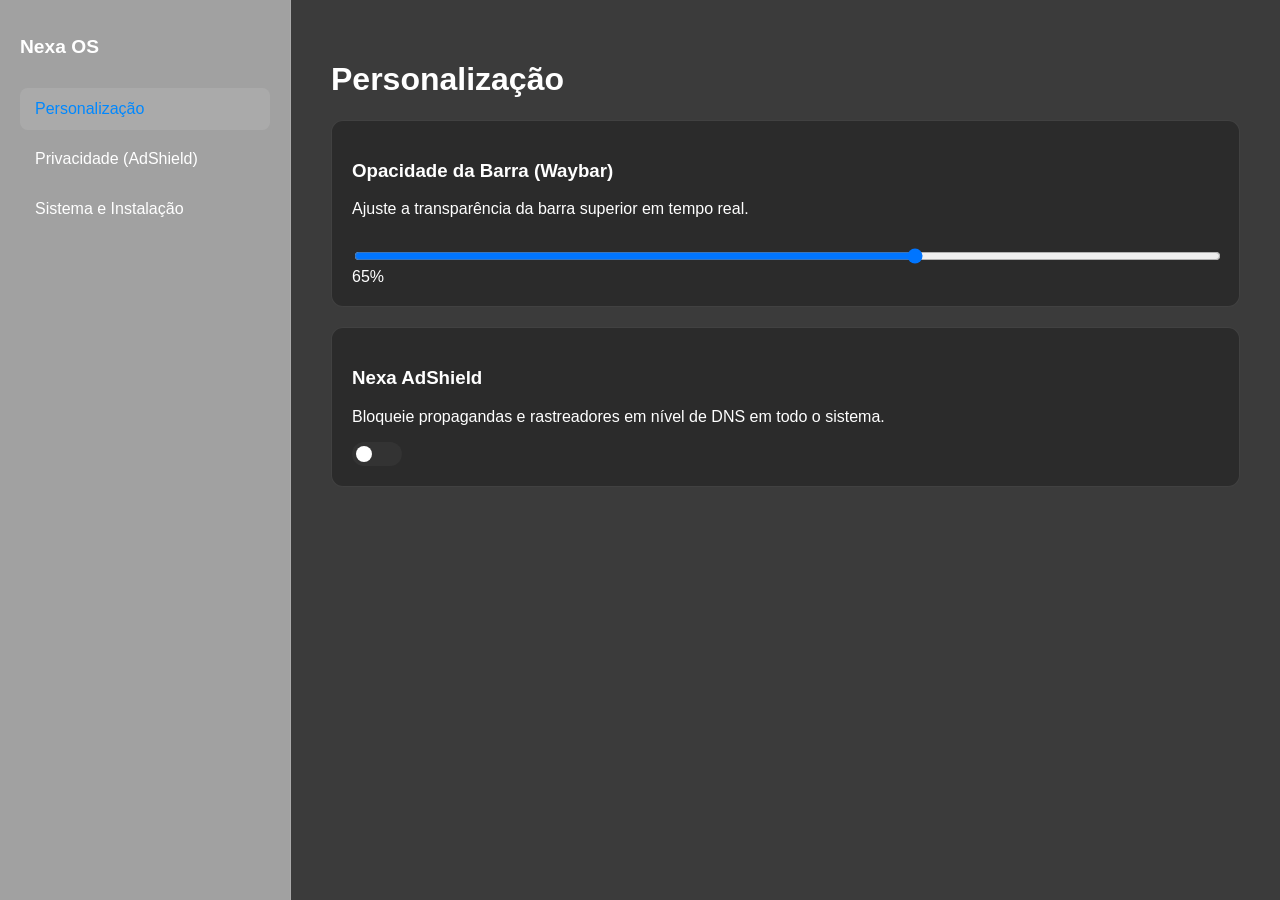
<file: nexa-profile/airootfs/usr/share/nexa-cc/index.html>
<!DOCTYPE html>
<html lang="pt-BR">
<head>
    <meta charset="UTF-8">
    <meta name="viewport" content="width=device-width, initial-scale=1.0">
    <title>Nexa Control Center</title>
    <style>
        :root {
            --glass-bg: rgba(20, 20, 20, 0.4);
            --glass-border: rgba(255, 255, 255, 0.1);
            --text-color: #ffffff;
            --accent: #0088ff;
        }
        body {
            margin: 0;
            padding: 0;
            font-family: 'Inter', sans-serif;
            background: transparent;
            color: var(--text-color);
            display: flex;
            height: 100vh;
        }
        .sidebar {
            width: 250px;
            background: var(--glass-bg);
            backdrop-filter: blur(20px);
            border-right: 1px solid var(--glass-border);
            padding: 20px;
        }
        .sidebar h2 {
            font-size: 1.2rem;
            margin-bottom: 30px;
            font-weight: 600;
        }
        .menu-item {
            padding: 12px 15px;
            margin-bottom: 8px;
            border-radius: 8px;
            cursor: pointer;
            transition: all 0.3s ease;
        }
        .menu-item:hover, .menu-item.active {
            background: rgba(255, 255, 255, 0.1);
            color: var(--accent);
        }
        .content {
            flex: 1;
            padding: 40px;
            background: rgba(10, 10, 10, 0.8);
            backdrop-filter: blur(30px);
        }
        .card {
            background: var(--glass-bg);
            border: 1px solid var(--glass-border);
            border-radius: 12px;
            padding: 20px;
            margin-bottom: 20px;
        }
        .slider-container {
            margin-top: 20px;
        }
        input[type=range] {
            width: 100%;
            margin-top: 10px;
        }
        .toggle-switch {
            position: relative;
            display: inline-block;
            width: 50px;
            height: 24px;
        }
        .toggle-switch input {
            opacity: 0;
            width: 0;
            height: 0;
        }
        .slider {
            position: absolute;
            cursor: pointer;
            top: 0; left: 0; right: 0; bottom: 0;
            background-color: #333;
            transition: .4s;
            border-radius: 24px;
        }
        .slider:before {
            position: absolute;
            content: "";
            height: 16px;
            width: 16px;
            left: 4px;
            bottom: 4px;
            background-color: white;
            transition: .4s;
            border-radius: 50%;
        }
        input:checked + .slider {
            background-color: var(--accent);
        }
        input:checked + .slider:before {
            transform: translateX(26px);
        }
    </style>
</head>
<body>
    <div class="sidebar">
        <h2>Nexa OS</h2>
        <div class="menu-item active">Personalização</div>
        <div class="menu-item">Privacidade (AdShield)</div>
        <div class="menu-item">Sistema e Instalação</div>
    </div>
    <div class="content">
        <h1>Personalização</h1>
        
        <div class="card">
            <h3>Opacidade da Barra (Waybar)</h3>
            <p>Ajuste a transparência da barra superior em tempo real.</p>
            <div class="slider-container">
                <input type="range" id="opacitySlider" min="0" max="100" value="65">
                <span id="opacityValue">65%</span>
            </div>
        </div>

        <div class="card">
            <h3>Nexa AdShield</h3>
            <p>Bloqueie propagandas e rastreadores em nível de DNS em todo o sistema.</p>
            <label class="toggle-switch">
                <input type="checkbox" id="adshieldToggle">
                <span class="slider"></span>
            </label>
        </div>
    </div>

    <script>
        document.getElementById('opacitySlider').addEventListener('input', function(e) {
            document.getElementById('opacityValue').innerText = e.target.value + '%';
        });

        document.getElementById('opacitySlider').addEventListener('change', function(e) {
            fetch('/api/theme/opacity?level=' + e.target.value, {method: 'POST'})
                .then(res => res.json())
                .then(data => console.log('Opacity updated', data));
        });

        document.getElementById('adshieldToggle').addEventListener('change', function(e) {
            fetch('/api/system/adshield?enabled=' + e.target.checked, {method: 'POST'})
                .then(res => res.json())
                .then(data => console.log('AdShield toggled', data));
        });
    </script>
</body>
</html>
</file>
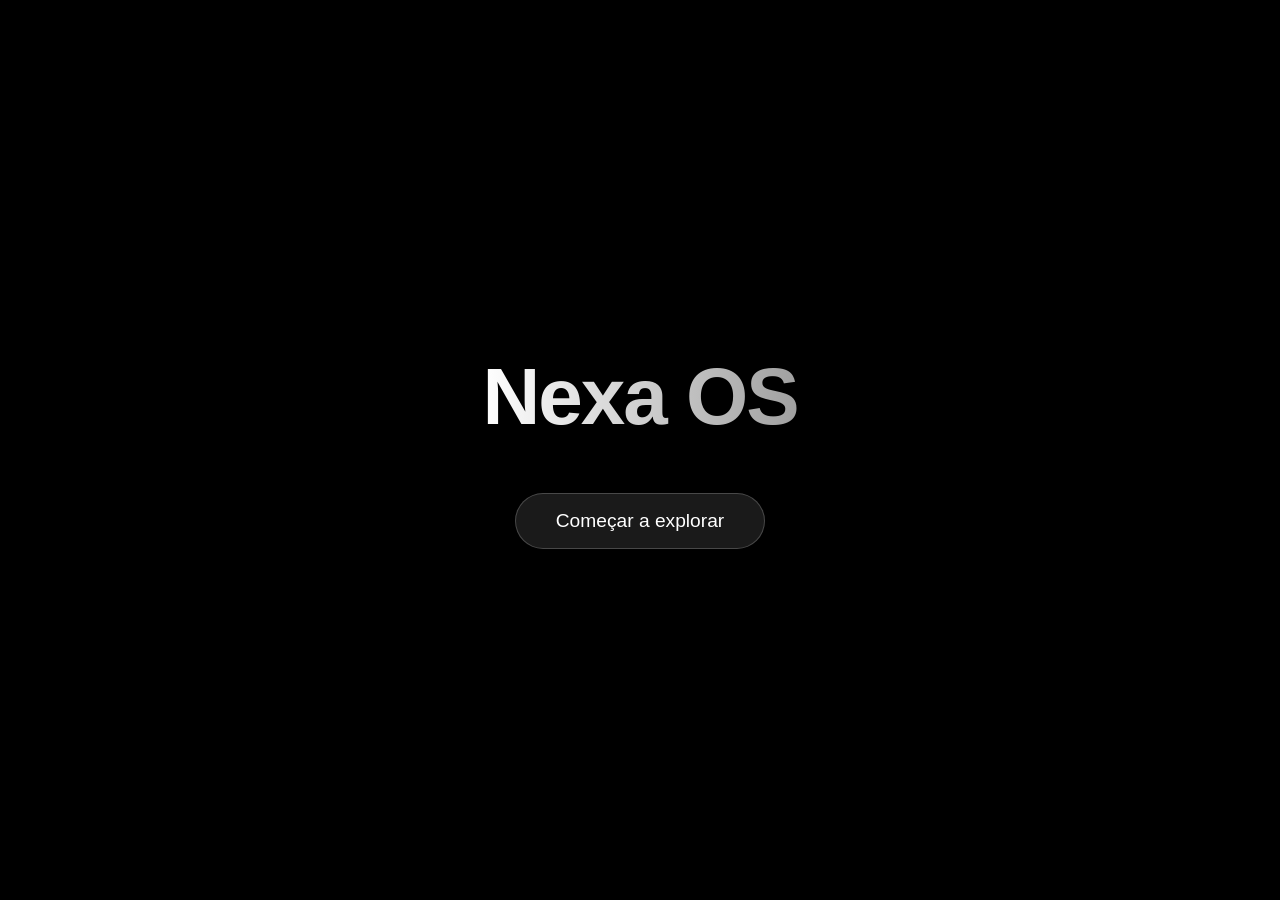
<file: nexa-profile/airootfs/usr/share/nexa-oobe/index.html>
<!DOCTYPE html>
<html lang="pt-BR">
<head>
    <meta charset="UTF-8">
    <meta name="viewport" content="width=device-width, initial-scale=1.0">
    <title>Bem-vindo ao Nexa OS</title>
    <style>
        body {
            margin: 0;
            padding: 0;
            background-color: #000000;
            color: #ffffff;
            font-family: 'Inter', -apple-system, BlinkMacSystemFont, sans-serif;
            display: flex;
            justify-content: center;
            align-items: center;
            height: 100vh;
            overflow: hidden;
            cursor: none;
        }

        .hello-container {
            position: absolute;
            display: flex;
            justify-content: center;
            align-items: center;
            width: 100%;
            height: 100%;
        }

        .greeting {
            position: absolute;
            font-weight: 300;
            letter-spacing: -1px;
            opacity: 0;
            text-align: center;
        }

        /* Animação 1: Hello (1 segundo) */
        #g1 {
            font-size: 6rem;
            animation: helloFade 1.2s ease-in-out forwards;
        }

        @keyframes helloFade {
            0% { opacity: 0; transform: scale(0.95); filter: blur(5px); }
            30% { opacity: 1; transform: scale(1); filter: blur(0); }
            80% { opacity: 1; transform: scale(1); filter: blur(0); }
            100% { opacity: 0; transform: scale(1.05); filter: blur(5px); }
        }

        /* Animação 2: Seja Bem Vindo(a) (3 segundos) */
        #g2 {
            font-size: 4rem;
            animation: welcomeFade 3.5s ease-in-out forwards;
            animation-delay: 1.5s; /* Espera o Hello sumir */
        }

        @keyframes welcomeFade {
            0% { opacity: 0; transform: scale(0.95); filter: blur(5px); }
            20% { opacity: 1; transform: scale(1); filter: blur(0); }
            80% { opacity: 1; transform: scale(1); filter: blur(0); }
            100% { opacity: 0; transform: scale(1.05); filter: blur(5px); }
        }

        .username-highlight {
            font-weight: 600;
            background: linear-gradient(90deg, #ffffff, #0088ff);
            -webkit-background-clip: text;
            -webkit-text-fill-color: transparent;
        }

        /* Animação 3: Tela Final */
        .final-screen {
            display: flex;
            flex-direction: column;
            align-items: center;
            opacity: 0;
            transform: translateY(20px);
            animation: finalFadeIn 2s ease-out forwards;
            animation-delay: 5.5s; /* Entra após o Bem Vindo sumir */
        }

        @keyframes finalFadeIn {
            to { opacity: 1; transform: translateY(0); }
        }

        .logo-text {
            font-size: 5rem;
            font-weight: 700;
            letter-spacing: -2px;
            margin-bottom: 50px;
            background: linear-gradient(90deg, #ffffff, #a0a0a0);
            -webkit-background-clip: text;
            -webkit-text-fill-color: transparent;
        }

        .start-btn {
            padding: 16px 40px;
            background: rgba(255, 255, 255, 0.1);
            border: 1px solid rgba(255, 255, 255, 0.2);
            border-radius: 30px;
            color: #ffffff;
            font-size: 1.2rem;
            font-weight: 400;
            cursor: pointer;
            transition: all 0.4s cubic-bezier(0.16, 1, 0.3, 1);
            backdrop-filter: blur(10px);
        }

        .start-btn:hover {
            background: #ffffff;
            color: #000000;
            transform: scale(1.05);
            box-shadow: 0 0 30px rgba(255,255,255,0.3);
        }

        .show-cursor {
            cursor: default !important;
        }
    </style>
</head>
<body>

    <div class="hello-container">
        <div class="greeting" id="g1">Hello.</div>
        <div class="greeting" id="g2">Seja Bem Vindo(a) a Nexa OS,<br><span class="username-highlight" id="dynamic-user">Convidado</span>.</div>
    </div>

    <div class="final-screen">
        <div class="logo-text">Nexa OS</div>
        <button class="start-btn" onclick="finishOOBE()">Começar a explorar</button>
    </div>

    <script>
        // Buscar o nome do usuário real da máquina via API
        fetch('http://127.0.0.1:8000/api/user')
            .then(res => res.json())
            .then(data => {
                if(data.username) {
                    document.getElementById('dynamic-user').innerText = data.username;
                }
            })
            .catch(e => console.error("Erro ao buscar usuário", e));

        // Revela o cursor após as animações textuais terminarem (aprox. 5.5s)
        setTimeout(() => {
            document.body.classList.add('show-cursor');
        }, 5500);

        function finishOOBE() {
            document.body.style.transition = 'opacity 0.8s ease';
            document.body.style.opacity = '0';
            
            setTimeout(() => {
                fetch('http://127.0.0.1:8000/api/oobe/close', { method: 'POST' })
                .catch(() => window.close());
            }, 800);
        }
    </script>
</body>
</html>
</file>
